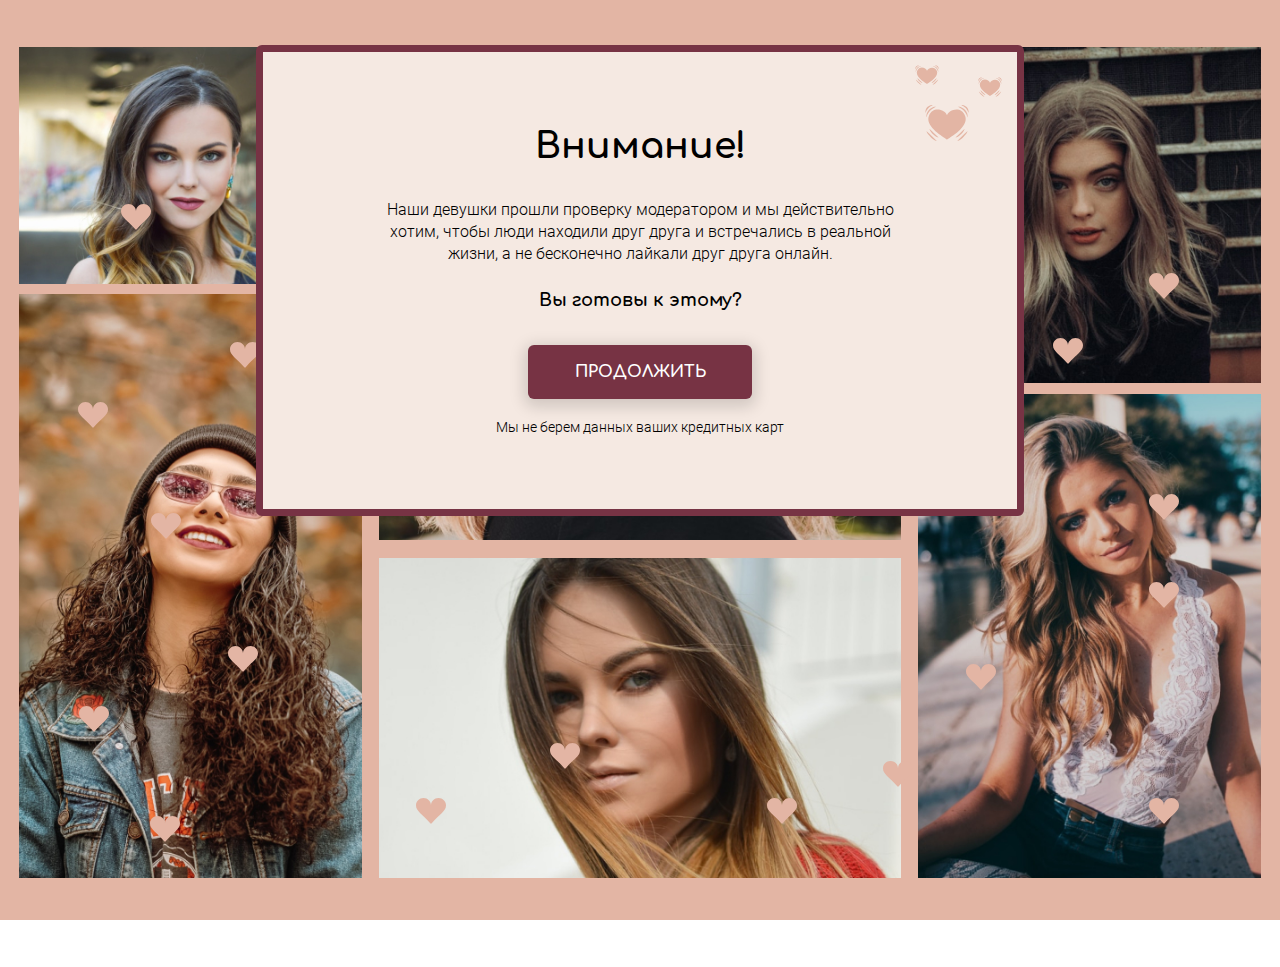
<file: test/index.html>
<!DOCTYPE html>
<html lang="ru">

<head>
    <meta charset="UTF-8">
    <meta http-equiv="X-UA-Compatible" content="IE=edge">
    <meta name="viewport" content="width=device-width, initial-scale=1.0">
    <title>Главная</title>
    <link rel="stylesheet" href="style/style.css">
</head>

<body>
    <main class="body__main main">
        <div class="main__box box">
            <div class="main__carpet carpet">
                <svg class="carpet__heart heart1" width="30" height="27" viewBox="0 0 30 27" fill="none"
                    xmlns="http://www.w3.org/2000/svg">
                    <path
                        d="M7.5 0.875C11.6438 0.875 15 4.16563 15 8.225C15 4.16563 18.3562 0.875 22.5 0.875C26.6438 0.875 30 4.16563 30 8.225C30 14.3431 23.9363 16.5012 15.735 26.24C15.6447 26.347 15.5322 26.4329 15.4052 26.4919C15.2783 26.5509 15.14 26.5814 15 26.5814C14.86 26.5814 14.7217 26.5509 14.5948 26.4919C14.4678 26.4329 14.3553 26.347 14.265 26.24C6.06375 16.5012 0 14.3431 0 8.225C0 4.16563 3.35625 0.875 7.5 0.875Z"
                        fill="#E3B5A4" />
                </svg>
                <svg class="carpet__heart heart2" width="30" height="27" viewBox="0 0 30 27" fill="none"
                    xmlns="http://www.w3.org/2000/svg">
                    <path
                        d="M7.5 0.875C11.6438 0.875 15 4.16563 15 8.225C15 4.16563 18.3562 0.875 22.5 0.875C26.6438 0.875 30 4.16563 30 8.225C30 14.3431 23.9363 16.5012 15.735 26.24C15.6447 26.347 15.5322 26.4329 15.4052 26.4919C15.2783 26.5509 15.14 26.5814 15 26.5814C14.86 26.5814 14.7217 26.5509 14.5948 26.4919C14.4678 26.4329 14.3553 26.347 14.265 26.24C6.06375 16.5012 0 14.3431 0 8.225C0 4.16563 3.35625 0.875 7.5 0.875Z"
                        fill="#E3B5A4" />
                </svg>
                <svg class="carpet__heart heart3" width="30" height="27" viewBox="0 0 30 27" fill="none"
                    xmlns="http://www.w3.org/2000/svg">
                    <path
                        d="M7.5 0.875C11.6438 0.875 15 4.16563 15 8.225C15 4.16563 18.3562 0.875 22.5 0.875C26.6438 0.875 30 4.16563 30 8.225C30 14.3431 23.9363 16.5012 15.735 26.24C15.6447 26.347 15.5322 26.4329 15.4052 26.4919C15.2783 26.5509 15.14 26.5814 15 26.5814C14.86 26.5814 14.7217 26.5509 14.5948 26.4919C14.4678 26.4329 14.3553 26.347 14.265 26.24C6.06375 16.5012 0 14.3431 0 8.225C0 4.16563 3.35625 0.875 7.5 0.875Z"
                        fill="#E3B5A4" />
                </svg>
                <svg class="carpet__heart heart4" width="30" height="27" viewBox="0 0 30 27" fill="none"
                    xmlns="http://www.w3.org/2000/svg">
                    <path
                        d="M7.5 0.875C11.6438 0.875 15 4.16563 15 8.225C15 4.16563 18.3562 0.875 22.5 0.875C26.6438 0.875 30 4.16563 30 8.225C30 14.3431 23.9363 16.5012 15.735 26.24C15.6447 26.347 15.5322 26.4329 15.4052 26.4919C15.2783 26.5509 15.14 26.5814 15 26.5814C14.86 26.5814 14.7217 26.5509 14.5948 26.4919C14.4678 26.4329 14.3553 26.347 14.265 26.24C6.06375 16.5012 0 14.3431 0 8.225C0 4.16563 3.35625 0.875 7.5 0.875Z"
                        fill="#E3B5A4" />
                </svg>
                <svg class="carpet__heart heart5" width="30" height="27" viewBox="0 0 30 27" fill="none"
                    xmlns="http://www.w3.org/2000/svg">
                    <path
                        d="M7.5 0.875C11.6438 0.875 15 4.16563 15 8.225C15 4.16563 18.3562 0.875 22.5 0.875C26.6438 0.875 30 4.16563 30 8.225C30 14.3431 23.9363 16.5012 15.735 26.24C15.6447 26.347 15.5322 26.4329 15.4052 26.4919C15.2783 26.5509 15.14 26.5814 15 26.5814C14.86 26.5814 14.7217 26.5509 14.5948 26.4919C14.4678 26.4329 14.3553 26.347 14.265 26.24C6.06375 16.5012 0 14.3431 0 8.225C0 4.16563 3.35625 0.875 7.5 0.875Z"
                        fill="#E3B5A4" />
                </svg>
                <svg class="carpet__heart heart6" width="30" height="27" viewBox="0 0 30 27" fill="none"
                    xmlns="http://www.w3.org/2000/svg">
                    <path
                        d="M7.5 0.875C11.6438 0.875 15 4.16563 15 8.225C15 4.16563 18.3562 0.875 22.5 0.875C26.6438 0.875 30 4.16563 30 8.225C30 14.3431 23.9363 16.5012 15.735 26.24C15.6447 26.347 15.5322 26.4329 15.4052 26.4919C15.2783 26.5509 15.14 26.5814 15 26.5814C14.86 26.5814 14.7217 26.5509 14.5948 26.4919C14.4678 26.4329 14.3553 26.347 14.265 26.24C6.06375 16.5012 0 14.3431 0 8.225C0 4.16563 3.35625 0.875 7.5 0.875Z"
                        fill="#E3B5A4" />
                </svg>
                <svg class="carpet__heart heart7" width="30" height="27" viewBox="0 0 30 27" fill="none"
                    xmlns="http://www.w3.org/2000/svg">
                    <path
                        d="M7.5 0.875C11.6438 0.875 15 4.16563 15 8.225C15 4.16563 18.3562 0.875 22.5 0.875C26.6438 0.875 30 4.16563 30 8.225C30 14.3431 23.9363 16.5012 15.735 26.24C15.6447 26.347 15.5322 26.4329 15.4052 26.4919C15.2783 26.5509 15.14 26.5814 15 26.5814C14.86 26.5814 14.7217 26.5509 14.5948 26.4919C14.4678 26.4329 14.3553 26.347 14.265 26.24C6.06375 16.5012 0 14.3431 0 8.225C0 4.16563 3.35625 0.875 7.5 0.875Z"
                        fill="#E3B5A4" />
                </svg>
                <svg class="carpet__heart heart8" width="30" height="27" viewBox="0 0 30 27" fill="none"
                    xmlns="http://www.w3.org/2000/svg">
                    <path
                        d="M7.5 0.875C11.6438 0.875 15 4.16563 15 8.225C15 4.16563 18.3562 0.875 22.5 0.875C26.6438 0.875 30 4.16563 30 8.225C30 14.3431 23.9363 16.5012 15.735 26.24C15.6447 26.347 15.5322 26.4329 15.4052 26.4919C15.2783 26.5509 15.14 26.5814 15 26.5814C14.86 26.5814 14.7217 26.5509 14.5948 26.4919C14.4678 26.4329 14.3553 26.347 14.265 26.24C6.06375 16.5012 0 14.3431 0 8.225C0 4.16563 3.35625 0.875 7.5 0.875Z"
                        fill="#E3B5A4" />
                </svg>
                <svg class="carpet__heart heart9" width="30" height="27" viewBox="0 0 30 27" fill="none"
                    xmlns="http://www.w3.org/2000/svg">
                    <path
                        d="M7.5 0.875C11.6438 0.875 15 4.16563 15 8.225C15 4.16563 18.3562 0.875 22.5 0.875C26.6438 0.875 30 4.16563 30 8.225C30 14.3431 23.9363 16.5012 15.735 26.24C15.6447 26.347 15.5322 26.4329 15.4052 26.4919C15.2783 26.5509 15.14 26.5814 15 26.5814C14.86 26.5814 14.7217 26.5509 14.5948 26.4919C14.4678 26.4329 14.3553 26.347 14.265 26.24C6.06375 16.5012 0 14.3431 0 8.225C0 4.16563 3.35625 0.875 7.5 0.875Z"
                        fill="#E3B5A4" />
                </svg>
                <svg class="carpet__heart heart10" width="30" height="27" viewBox="0 0 30 27" fill="none"
                    xmlns="http://www.w3.org/2000/svg">
                    <path
                        d="M7.5 0.875C11.6438 0.875 15 4.16563 15 8.225C15 4.16563 18.3562 0.875 22.5 0.875C26.6438 0.875 30 4.16563 30 8.225C30 14.3431 23.9363 16.5012 15.735 26.24C15.6447 26.347 15.5322 26.4329 15.4052 26.4919C15.2783 26.5509 15.14 26.5814 15 26.5814C14.86 26.5814 14.7217 26.5509 14.5948 26.4919C14.4678 26.4329 14.3553 26.347 14.265 26.24C6.06375 16.5012 0 14.3431 0 8.225C0 4.16563 3.35625 0.875 7.5 0.875Z"
                        fill="#E3B5A4" />
                </svg>
                <svg class="carpet__heart heart11" width="30" height="27" viewBox="0 0 30 27" fill="none"
                    xmlns="http://www.w3.org/2000/svg">
                    <path
                        d="M7.5 0.875C11.6438 0.875 15 4.16563 15 8.225C15 4.16563 18.3562 0.875 22.5 0.875C26.6438 0.875 30 4.16563 30 8.225C30 14.3431 23.9363 16.5012 15.735 26.24C15.6447 26.347 15.5322 26.4329 15.4052 26.4919C15.2783 26.5509 15.14 26.5814 15 26.5814C14.86 26.5814 14.7217 26.5509 14.5948 26.4919C14.4678 26.4329 14.3553 26.347 14.265 26.24C6.06375 16.5012 0 14.3431 0 8.225C0 4.16563 3.35625 0.875 7.5 0.875Z"
                        fill="#E3B5A4" />
                </svg>
                <svg class="carpet__heart heart12" width="30" height="27" viewBox="0 0 30 27" fill="none"
                    xmlns="http://www.w3.org/2000/svg">
                    <path
                        d="M7.5 0.875C11.6438 0.875 15 4.16563 15 8.225C15 4.16563 18.3562 0.875 22.5 0.875C26.6438 0.875 30 4.16563 30 8.225C30 14.3431 23.9363 16.5012 15.735 26.24C15.6447 26.347 15.5322 26.4329 15.4052 26.4919C15.2783 26.5509 15.14 26.5814 15 26.5814C14.86 26.5814 14.7217 26.5509 14.5948 26.4919C14.4678 26.4329 14.3553 26.347 14.265 26.24C6.06375 16.5012 0 14.3431 0 8.225C0 4.16563 3.35625 0.875 7.5 0.875Z"
                        fill="#E3B5A4" />
                </svg>
                <svg class="carpet__heart heart13" width="30" height="27" viewBox="0 0 30 27" fill="none"
                    xmlns="http://www.w3.org/2000/svg">
                    <path
                        d="M7.5 0.875C11.6438 0.875 15 4.16563 15 8.225C15 4.16563 18.3562 0.875 22.5 0.875C26.6438 0.875 30 4.16563 30 8.225C30 14.3431 23.9363 16.5012 15.735 26.24C15.6447 26.347 15.5322 26.4329 15.4052 26.4919C15.2783 26.5509 15.14 26.5814 15 26.5814C14.86 26.5814 14.7217 26.5509 14.5948 26.4919C14.4678 26.4329 14.3553 26.347 14.265 26.24C6.06375 16.5012 0 14.3431 0 8.225C0 4.16563 3.35625 0.875 7.5 0.875Z"
                        fill="#E3B5A4" />
                </svg>
                <svg class="carpet__heart heart14" width="30" height="27" viewBox="0 0 30 27" fill="none"
                    xmlns="http://www.w3.org/2000/svg">
                    <path
                        d="M7.5 0.875C11.6438 0.875 15 4.16563 15 8.225C15 4.16563 18.3562 0.875 22.5 0.875C26.6438 0.875 30 4.16563 30 8.225C30 14.3431 23.9363 16.5012 15.735 26.24C15.6447 26.347 15.5322 26.4329 15.4052 26.4919C15.2783 26.5509 15.14 26.5814 15 26.5814C14.86 26.5814 14.7217 26.5509 14.5948 26.4919C14.4678 26.4329 14.3553 26.347 14.265 26.24C6.06375 16.5012 0 14.3431 0 8.225C0 4.16563 3.35625 0.875 7.5 0.875Z"
                        fill="#E3B5A4" />
                </svg>
                <svg class="carpet__heart heart15" width="30" height="27" viewBox="0 0 30 27" fill="none"
                    xmlns="http://www.w3.org/2000/svg">
                    <path
                        d="M7.5 0.875C11.6438 0.875 15 4.16563 15 8.225C15 4.16563 18.3562 0.875 22.5 0.875C26.6438 0.875 30 4.16563 30 8.225C30 14.3431 23.9363 16.5012 15.735 26.24C15.6447 26.347 15.5322 26.4329 15.4052 26.4919C15.2783 26.5509 15.14 26.5814 15 26.5814C14.86 26.5814 14.7217 26.5509 14.5948 26.4919C14.4678 26.4329 14.3553 26.347 14.265 26.24C6.06375 16.5012 0 14.3431 0 8.225C0 4.16563 3.35625 0.875 7.5 0.875Z"
                        fill="#E3B5A4" />
                </svg>
                <svg class="carpet__heart heart16" width="30" height="27" viewBox="0 0 30 27" fill="none"
                    xmlns="http://www.w3.org/2000/svg">
                    <path
                        d="M7.5 0.875C11.6438 0.875 15 4.16563 15 8.225C15 4.16563 18.3562 0.875 22.5 0.875C26.6438 0.875 30 4.16563 30 8.225C30 14.3431 23.9363 16.5012 15.735 26.24C15.6447 26.347 15.5322 26.4329 15.4052 26.4919C15.2783 26.5509 15.14 26.5814 15 26.5814C14.86 26.5814 14.7217 26.5509 14.5948 26.4919C14.4678 26.4329 14.3553 26.347 14.265 26.24C6.06375 16.5012 0 14.3431 0 8.225C0 4.16563 3.35625 0.875 7.5 0.875Z"
                        fill="#E3B5A4" />
                </svg>
                <svg class="carpet__heart heart17" width="30" height="27" viewBox="0 0 30 27" fill="none"
                    xmlns="http://www.w3.org/2000/svg">
                    <path
                        d="M7.5 0.875C11.6438 0.875 15 4.16563 15 8.225C15 4.16563 18.3562 0.875 22.5 0.875C26.6438 0.875 30 4.16563 30 8.225C30 14.3431 23.9363 16.5012 15.735 26.24C15.6447 26.347 15.5322 26.4329 15.4052 26.4919C15.2783 26.5509 15.14 26.5814 15 26.5814C14.86 26.5814 14.7217 26.5509 14.5948 26.4919C14.4678 26.4329 14.3553 26.347 14.265 26.24C6.06375 16.5012 0 14.3431 0 8.225C0 4.16563 3.35625 0.875 7.5 0.875Z"
                        fill="#E3B5A4" />
                </svg>
                <svg class="carpet__heart heart18" width="30" height="27" viewBox="0 0 30 27" fill="none"
                    xmlns="http://www.w3.org/2000/svg">
                    <path
                        d="M7.5 0.875C11.6438 0.875 15 4.16563 15 8.225C15 4.16563 18.3562 0.875 22.5 0.875C26.6438 0.875 30 4.16563 30 8.225C30 14.3431 23.9363 16.5012 15.735 26.24C15.6447 26.347 15.5322 26.4329 15.4052 26.4919C15.2783 26.5509 15.14 26.5814 15 26.5814C14.86 26.5814 14.7217 26.5509 14.5948 26.4919C14.4678 26.4329 14.3553 26.347 14.265 26.24C6.06375 16.5012 0 14.3431 0 8.225C0 4.16563 3.35625 0.875 7.5 0.875Z"
                        fill="#E3B5A4" />
                </svg>
                <svg class="carpet__heart heart19" width="30" height="27" viewBox="0 0 30 27" fill="none"
                    xmlns="http://www.w3.org/2000/svg">
                    <path
                        d="M7.5 0.875C11.6438 0.875 15 4.16563 15 8.225C15 4.16563 18.3562 0.875 22.5 0.875C26.6438 0.875 30 4.16563 30 8.225C30 14.3431 23.9363 16.5012 15.735 26.24C15.6447 26.347 15.5322 26.4329 15.4052 26.4919C15.2783 26.5509 15.14 26.5814 15 26.5814C14.86 26.5814 14.7217 26.5509 14.5948 26.4919C14.4678 26.4329 14.3553 26.347 14.265 26.24C6.06375 16.5012 0 14.3431 0 8.225C0 4.16563 3.35625 0.875 7.5 0.875Z"
                        fill="#E3B5A4" />
                </svg>
                <svg class="carpet__heart heart20" width="30" height="27" viewBox="0 0 30 27" fill="none"
                    xmlns="http://www.w3.org/2000/svg">
                    <path
                        d="M7.5 0.875C11.6438 0.875 15 4.16563 15 8.225C15 4.16563 18.3562 0.875 22.5 0.875C26.6438 0.875 30 4.16563 30 8.225C30 14.3431 23.9363 16.5012 15.735 26.24C15.6447 26.347 15.5322 26.4329 15.4052 26.4919C15.2783 26.5509 15.14 26.5814 15 26.5814C14.86 26.5814 14.7217 26.5509 14.5948 26.4919C14.4678 26.4329 14.3553 26.347 14.265 26.24C6.06375 16.5012 0 14.3431 0 8.225C0 4.16563 3.35625 0.875 7.5 0.875Z"
                        fill="#E3B5A4" />
                </svg>
            </div>

            <div class="box__column column1">

                <div class="box__column-img-wrapper">
                    <img src="img/first-top.jpg" alt="photo" class="box__column-img img-one">
                </div>
                <div class="box__column-img-wrapper">
                    <img src="img/first-bottom.jpg" alt="photo" class="box__column-img img-two">
                </div>
            </div>

            <div class="box__column column2">
                <div class="box__column-img-wrapper">
                    <img src="img/second-top.jpg" alt="photo" class="box__column-img img-three">
                </div>
                <div class="box__column-img-wrapper">

                    <img src="img/second-bottom.jpg" alt="photo" class="box__column-img img-four">
                </div>
            </div>

            <div class="box__column column3">
                <div class="box__column-img-wrapper">
                    <img src="img/third-top.jpg" alt="photo" class="box__column-img img-five">
                </div>
                <div class="box__column-img-wrapper">
                    <img src="img/third-bottom.jpg" alt="photo" class="box__column-img img-six">
                </div>
            </div>

            <div class="box__column column1-small">
                <div class="box__column-img-wrapper">
                    <img src="img/first-top.jpg" alt="photo" class="box__column-img img-one">
                </div>
                <div class="box__column-img-wrapper">
                    <img src="img/second-top.jpg" alt="photo" class="box__column-img img-three">
                </div>
                <div class="box__column-img-wrapper">
                    <img src="img/third-bottom.jpg" alt="photo" class="box__column-img img-six">
                </div>
            </div>

            <div class="box__column column2-small">
                <div class="box__column-img-wrapper">
                    <img src="img/third-top.jpg" alt="photo" class="box__column-img img-five">
                </div>
                <div class="box__column-img-wrapper">
                    <img src="img/first-bottom.jpg" alt="photo" class="box__column-img img-two">
                </div>
                <div class="box__column-img-wrapper">
                    <img src="img/second-bottom.jpg" alt="photo" class="box__column-img img-four">
                </div>
            </div>

            <div class="main__interaction-field interaction-field">
                <div class="innteraction-field__heart-box heart-box">
                    <svg class="heart-box__beating-heart beating-heart1" width="44" height="38" viewBox="0 0 44 38"
                        fill="none" xmlns="http://www.w3.org/2000/svg">
                        <path
                            d="M40.1125 11.8844C36.1593 1.24687 23.2218 5.99062 22 11.3094C20.3468 5.63124 7.76872 1.39062 3.88748 11.8844C-0.425025 23.5281 20.4906 33.95 22 35.675C23.5093 34.3094 44.425 23.3125 40.1125 11.8844Z"
                            fill="#E3B5A4" />
                        <path
                            d="M42.125 9.29687C41.6937 7.93125 40.975 6.70937 39.9687 5.70312C39.0343 4.69687 37.8125 3.90625 36.5906 3.40312C35.9437 3.11562 35.2968 2.97187 34.65 2.82812C34.2906 2.75625 34.0031 2.75625 33.6437 2.68437H32.6375L33.5 3.11562L34.3625 3.54687C34.9375 3.83437 35.5125 4.12187 36.0156 4.48125C37.0937 5.12812 38.0281 5.91875 38.8906 6.78125C39.7531 7.64375 40.4 8.65 41.0468 9.8C41.3343 10.375 41.6218 10.95 41.8375 11.525C41.9812 11.8125 42.0531 12.1719 42.1968 12.4594L42.5562 13.3937C42.6281 13.0344 42.6281 12.675 42.6281 12.3875C42.6281 12.0281 42.6281 11.6687 42.5562 11.3812C42.4843 10.6625 42.3406 9.94375 42.125 9.29687Z"
                            fill="#E3B5A4" />
                        <path
                            d="M43.5626 7.35625C43.4907 6.85313 43.4188 6.35 43.2751 5.84687C42.9876 4.84062 42.4126 3.90625 41.6938 3.11562C40.9751 2.325 40.1126 1.75 39.1782 1.4625C38.6751 1.31875 38.2438 1.175 37.7407 1.10312C37.5251 1.10312 37.2376 1.03125 37.022 1.03125C36.8063 1.03125 36.5188 1.03125 36.3032 1.10312C36.5188 1.24687 36.7345 1.31875 36.9501 1.4625C37.0938 1.53437 37.3095 1.67813 37.5251 1.75C37.9563 1.96562 38.3157 2.18125 38.6751 2.46875C39.3938 2.97187 40.1126 3.54688 40.6876 4.12188C41.2626 4.76875 41.7657 5.4875 42.2688 6.27813C42.4845 6.6375 42.7001 7.06875 42.9157 7.5C42.9876 7.71562 43.1313 7.93125 43.2032 8.14687C43.2751 8.3625 43.4188 8.57812 43.4907 8.86562C43.5626 8.57812 43.5626 8.3625 43.5626 8.075V7.35625Z"
                            fill="#E3B5A4" />
                        <path
                            d="M2.09058 11.525C2.3062 10.95 2.5937 10.3031 2.8812 9.8C3.4562 8.65 4.17495 7.64375 5.03745 6.78125C5.89995 5.91875 6.83433 5.12812 7.91245 4.48125C8.41558 4.12187 8.99058 3.83437 9.56558 3.54687L10.4281 3.11562L11.2906 2.68437H10.2843C9.92495 2.68437 9.63745 2.75625 9.27808 2.82812C8.6312 2.97187 7.98433 3.11562 7.33745 3.40312C6.11558 3.90625 4.96558 4.69687 4.0312 5.70312C3.09683 6.70937 2.3062 7.93125 1.87495 9.29687C1.65933 9.94375 1.51558 10.6625 1.4437 11.3094C1.37183 11.6687 1.37183 12.0281 1.37183 12.3156C1.37183 12.675 1.37183 13.0344 1.4437 13.3219L1.80308 12.3875C1.87495 12.1 1.94683 11.8125 2.09058 11.525Z"
                            fill="#E3B5A4" />
                        <path
                            d="M3.3125 4.19375C3.8875 3.54687 4.60625 2.97187 5.325 2.46875C5.68438 2.25312 6.11563 1.96562 6.475 1.75C6.69063 1.60625 6.90625 1.53437 7.12188 1.39062C7.3375 1.24687 7.55313 1.175 7.76875 1.03125C7.55313 1.03125 7.26563 0.959373 7.05 0.959373C6.83438 0.959373 6.54688 0.959373 6.33125 1.03125C5.82813 1.10312 5.39688 1.24687 4.89375 1.39062C3.8875 1.82187 3.025 2.39687 2.30625 3.11562C1.5875 3.90625 1.0125 4.84062 0.725 5.84687C0.58125 6.35 0.509375 6.85312 0.4375 7.35625V8.14687C0.4375 8.43437 0.4375 8.65 0.509375 8.9375C0.58125 8.72187 0.725 8.50625 0.796875 8.21875C0.940625 7.93125 1.0125 7.71562 1.15625 7.5C1.37188 7.06875 1.5875 6.6375 1.80313 6.27812C2.23438 5.4875 2.7375 4.76875 3.3125 4.19375Z"
                            fill="#E3B5A4" />
                        <path
                            d="M4.6063 25.1094L4.53442 25.2531C4.8938 26.3313 5.4688 27.1937 6.0438 28.0562C6.6188 28.9187 7.33755 29.6375 8.0563 30.2844C8.77505 30.9312 9.56567 31.5781 10.4282 32.1531C11.2907 32.7281 12.225 33.1594 13.3032 33.4469L13.375 33.3031C11.9375 31.8656 10.5 30.5 9.06255 29.1344C7.55317 27.8406 6.11567 26.4031 4.6063 25.1094Z"
                            fill="#E3B5A4" />
                        <path
                            d="M1.5875 27.2656L1.51562 27.4094C2.01875 28.6313 2.66562 29.6375 3.38437 30.5719C4.10312 31.5062 4.89375 32.3688 5.75625 33.1594C6.61875 33.95 7.48125 34.6687 8.4875 35.3875C9.49375 36.0344 10.5 36.6812 11.7219 37.0406L11.7937 36.8969C10.1406 35.2438 8.41563 33.6625 6.7625 32.0094C5.0375 30.4281 3.3125 28.775 1.5875 27.2656Z"
                            fill="#E3B5A4" />
                        <path
                            d="M36.0155 30.2844C36.7343 29.5656 37.453 28.8469 38.028 28.0562C38.603 27.2656 39.178 26.3313 39.5374 25.2531L39.4655 25.1094C37.9562 26.4031 36.5187 27.8406 35.0093 29.1344C33.5718 30.5 32.1343 31.8656 30.6968 33.3031L30.7687 33.4469C31.8468 33.1594 32.7812 32.6562 33.6437 32.1531C34.5062 31.5781 35.2249 30.9312 36.0155 30.2844Z"
                            fill="#E3B5A4" />
                        <path
                            d="M37.2375 32.0094C35.5844 33.6625 33.8594 35.2438 32.2063 36.8969L32.2782 37.0406C33.5 36.6094 34.5063 36.0344 35.5125 35.3875C36.5188 34.7406 37.3813 34.0219 38.2438 33.1594C39.1063 32.3688 39.8969 31.5062 40.6157 30.5719C41.3344 29.6375 41.9813 28.6313 42.4844 27.4094L42.4125 27.2656C40.6875 28.775 38.9625 30.4281 37.2375 32.0094Z"
                            fill="#E3B5A4" />
                    </svg>
                    <svg class="heart-box__beating-heart beating-heart2" width="44" height="38" viewBox="0 0 44 38" fill="none" xmlns="http://www.w3.org/2000/svg">
                        <path
                            d="M40.1125 11.8844C36.1593 1.24687 23.2218 5.99062 22 11.3094C20.3468 5.63124 7.76872 1.39062 3.88748 11.8844C-0.425025 23.5281 20.4906 33.95 22 35.675C23.5093 34.3094 44.425 23.3125 40.1125 11.8844Z"
                            fill="#E3B5A4" />
                        <path
                            d="M42.125 9.29687C41.6937 7.93125 40.975 6.70937 39.9687 5.70312C39.0343 4.69687 37.8125 3.90625 36.5906 3.40312C35.9437 3.11562 35.2968 2.97187 34.65 2.82812C34.2906 2.75625 34.0031 2.75625 33.6437 2.68437H32.6375L33.5 3.11562L34.3625 3.54687C34.9375 3.83437 35.5125 4.12187 36.0156 4.48125C37.0937 5.12812 38.0281 5.91875 38.8906 6.78125C39.7531 7.64375 40.4 8.65 41.0468 9.8C41.3343 10.375 41.6218 10.95 41.8375 11.525C41.9812 11.8125 42.0531 12.1719 42.1968 12.4594L42.5562 13.3937C42.6281 13.0344 42.6281 12.675 42.6281 12.3875C42.6281 12.0281 42.6281 11.6687 42.5562 11.3812C42.4843 10.6625 42.3406 9.94375 42.125 9.29687Z"
                            fill="#E3B5A4" />
                        <path
                            d="M43.5626 7.35625C43.4907 6.85313 43.4188 6.35 43.2751 5.84687C42.9876 4.84062 42.4126 3.90625 41.6938 3.11562C40.9751 2.325 40.1126 1.75 39.1782 1.4625C38.6751 1.31875 38.2438 1.175 37.7407 1.10312C37.5251 1.10312 37.2376 1.03125 37.022 1.03125C36.8063 1.03125 36.5188 1.03125 36.3032 1.10312C36.5188 1.24687 36.7345 1.31875 36.9501 1.4625C37.0938 1.53437 37.3095 1.67813 37.5251 1.75C37.9563 1.96562 38.3157 2.18125 38.6751 2.46875C39.3938 2.97187 40.1126 3.54688 40.6876 4.12188C41.2626 4.76875 41.7657 5.4875 42.2688 6.27813C42.4845 6.6375 42.7001 7.06875 42.9157 7.5C42.9876 7.71562 43.1313 7.93125 43.2032 8.14687C43.2751 8.3625 43.4188 8.57812 43.4907 8.86562C43.5626 8.57812 43.5626 8.3625 43.5626 8.075V7.35625Z"
                            fill="#E3B5A4" />
                        <path
                            d="M2.09058 11.525C2.3062 10.95 2.5937 10.3031 2.8812 9.8C3.4562 8.65 4.17495 7.64375 5.03745 6.78125C5.89995 5.91875 6.83433 5.12812 7.91245 4.48125C8.41558 4.12187 8.99058 3.83437 9.56558 3.54687L10.4281 3.11562L11.2906 2.68437H10.2843C9.92495 2.68437 9.63745 2.75625 9.27808 2.82812C8.6312 2.97187 7.98433 3.11562 7.33745 3.40312C6.11558 3.90625 4.96558 4.69687 4.0312 5.70312C3.09683 6.70937 2.3062 7.93125 1.87495 9.29687C1.65933 9.94375 1.51558 10.6625 1.4437 11.3094C1.37183 11.6687 1.37183 12.0281 1.37183 12.3156C1.37183 12.675 1.37183 13.0344 1.4437 13.3219L1.80308 12.3875C1.87495 12.1 1.94683 11.8125 2.09058 11.525Z"
                            fill="#E3B5A4" />
                        <path
                            d="M3.3125 4.19375C3.8875 3.54687 4.60625 2.97187 5.325 2.46875C5.68438 2.25312 6.11563 1.96562 6.475 1.75C6.69063 1.60625 6.90625 1.53437 7.12188 1.39062C7.3375 1.24687 7.55313 1.175 7.76875 1.03125C7.55313 1.03125 7.26563 0.959373 7.05 0.959373C6.83438 0.959373 6.54688 0.959373 6.33125 1.03125C5.82813 1.10312 5.39688 1.24687 4.89375 1.39062C3.8875 1.82187 3.025 2.39687 2.30625 3.11562C1.5875 3.90625 1.0125 4.84062 0.725 5.84687C0.58125 6.35 0.509375 6.85312 0.4375 7.35625V8.14687C0.4375 8.43437 0.4375 8.65 0.509375 8.9375C0.58125 8.72187 0.725 8.50625 0.796875 8.21875C0.940625 7.93125 1.0125 7.71562 1.15625 7.5C1.37188 7.06875 1.5875 6.6375 1.80313 6.27812C2.23438 5.4875 2.7375 4.76875 3.3125 4.19375Z"
                            fill="#E3B5A4" />
                        <path
                            d="M4.6063 25.1094L4.53442 25.2531C4.8938 26.3313 5.4688 27.1937 6.0438 28.0562C6.6188 28.9187 7.33755 29.6375 8.0563 30.2844C8.77505 30.9312 9.56567 31.5781 10.4282 32.1531C11.2907 32.7281 12.225 33.1594 13.3032 33.4469L13.375 33.3031C11.9375 31.8656 10.5 30.5 9.06255 29.1344C7.55317 27.8406 6.11567 26.4031 4.6063 25.1094Z"
                            fill="#E3B5A4" />
                        <path
                            d="M1.5875 27.2656L1.51562 27.4094C2.01875 28.6313 2.66562 29.6375 3.38437 30.5719C4.10312 31.5062 4.89375 32.3688 5.75625 33.1594C6.61875 33.95 7.48125 34.6687 8.4875 35.3875C9.49375 36.0344 10.5 36.6812 11.7219 37.0406L11.7937 36.8969C10.1406 35.2438 8.41563 33.6625 6.7625 32.0094C5.0375 30.4281 3.3125 28.775 1.5875 27.2656Z"
                            fill="#E3B5A4" />
                        <path
                            d="M36.0155 30.2844C36.7343 29.5656 37.453 28.8469 38.028 28.0562C38.603 27.2656 39.178 26.3313 39.5374 25.2531L39.4655 25.1094C37.9562 26.4031 36.5187 27.8406 35.0093 29.1344C33.5718 30.5 32.1343 31.8656 30.6968 33.3031L30.7687 33.4469C31.8468 33.1594 32.7812 32.6562 33.6437 32.1531C34.5062 31.5781 35.2249 30.9312 36.0155 30.2844Z"
                            fill="#E3B5A4" />
                        <path
                            d="M37.2375 32.0094C35.5844 33.6625 33.8594 35.2438 32.2063 36.8969L32.2782 37.0406C33.5 36.6094 34.5063 36.0344 35.5125 35.3875C36.5188 34.7406 37.3813 34.0219 38.2438 33.1594C39.1063 32.3688 39.8969 31.5062 40.6157 30.5719C41.3344 29.6375 41.9813 28.6313 42.4844 27.4094L42.4125 27.2656C40.6875 28.775 38.9625 30.4281 37.2375 32.0094Z"
                            fill="#E3B5A4" />
                    </svg>
                    <svg class="heart-box__beating-heart beating-heart3" width="44" height="38" viewBox="0 0 44 38" fill="none" xmlns="http://www.w3.org/2000/svg">
                        <path
                            d="M40.1125 11.8844C36.1593 1.24687 23.2218 5.99062 22 11.3094C20.3468 5.63124 7.76872 1.39062 3.88748 11.8844C-0.425025 23.5281 20.4906 33.95 22 35.675C23.5093 34.3094 44.425 23.3125 40.1125 11.8844Z"
                            fill="#E3B5A4" />
                        <path
                            d="M42.125 9.29687C41.6937 7.93125 40.975 6.70937 39.9687 5.70312C39.0343 4.69687 37.8125 3.90625 36.5906 3.40312C35.9437 3.11562 35.2968 2.97187 34.65 2.82812C34.2906 2.75625 34.0031 2.75625 33.6437 2.68437H32.6375L33.5 3.11562L34.3625 3.54687C34.9375 3.83437 35.5125 4.12187 36.0156 4.48125C37.0937 5.12812 38.0281 5.91875 38.8906 6.78125C39.7531 7.64375 40.4 8.65 41.0468 9.8C41.3343 10.375 41.6218 10.95 41.8375 11.525C41.9812 11.8125 42.0531 12.1719 42.1968 12.4594L42.5562 13.3937C42.6281 13.0344 42.6281 12.675 42.6281 12.3875C42.6281 12.0281 42.6281 11.6687 42.5562 11.3812C42.4843 10.6625 42.3406 9.94375 42.125 9.29687Z"
                            fill="#E3B5A4" />
                        <path
                            d="M43.5626 7.35625C43.4907 6.85313 43.4188 6.35 43.2751 5.84687C42.9876 4.84062 42.4126 3.90625 41.6938 3.11562C40.9751 2.325 40.1126 1.75 39.1782 1.4625C38.6751 1.31875 38.2438 1.175 37.7407 1.10312C37.5251 1.10312 37.2376 1.03125 37.022 1.03125C36.8063 1.03125 36.5188 1.03125 36.3032 1.10312C36.5188 1.24687 36.7345 1.31875 36.9501 1.4625C37.0938 1.53437 37.3095 1.67813 37.5251 1.75C37.9563 1.96562 38.3157 2.18125 38.6751 2.46875C39.3938 2.97187 40.1126 3.54688 40.6876 4.12188C41.2626 4.76875 41.7657 5.4875 42.2688 6.27813C42.4845 6.6375 42.7001 7.06875 42.9157 7.5C42.9876 7.71562 43.1313 7.93125 43.2032 8.14687C43.2751 8.3625 43.4188 8.57812 43.4907 8.86562C43.5626 8.57812 43.5626 8.3625 43.5626 8.075V7.35625Z"
                            fill="#E3B5A4" />
                        <path
                            d="M2.09058 11.525C2.3062 10.95 2.5937 10.3031 2.8812 9.8C3.4562 8.65 4.17495 7.64375 5.03745 6.78125C5.89995 5.91875 6.83433 5.12812 7.91245 4.48125C8.41558 4.12187 8.99058 3.83437 9.56558 3.54687L10.4281 3.11562L11.2906 2.68437H10.2843C9.92495 2.68437 9.63745 2.75625 9.27808 2.82812C8.6312 2.97187 7.98433 3.11562 7.33745 3.40312C6.11558 3.90625 4.96558 4.69687 4.0312 5.70312C3.09683 6.70937 2.3062 7.93125 1.87495 9.29687C1.65933 9.94375 1.51558 10.6625 1.4437 11.3094C1.37183 11.6687 1.37183 12.0281 1.37183 12.3156C1.37183 12.675 1.37183 13.0344 1.4437 13.3219L1.80308 12.3875C1.87495 12.1 1.94683 11.8125 2.09058 11.525Z"
                            fill="#E3B5A4" />
                        <path
                            d="M3.3125 4.19375C3.8875 3.54687 4.60625 2.97187 5.325 2.46875C5.68438 2.25312 6.11563 1.96562 6.475 1.75C6.69063 1.60625 6.90625 1.53437 7.12188 1.39062C7.3375 1.24687 7.55313 1.175 7.76875 1.03125C7.55313 1.03125 7.26563 0.959373 7.05 0.959373C6.83438 0.959373 6.54688 0.959373 6.33125 1.03125C5.82813 1.10312 5.39688 1.24687 4.89375 1.39062C3.8875 1.82187 3.025 2.39687 2.30625 3.11562C1.5875 3.90625 1.0125 4.84062 0.725 5.84687C0.58125 6.35 0.509375 6.85312 0.4375 7.35625V8.14687C0.4375 8.43437 0.4375 8.65 0.509375 8.9375C0.58125 8.72187 0.725 8.50625 0.796875 8.21875C0.940625 7.93125 1.0125 7.71562 1.15625 7.5C1.37188 7.06875 1.5875 6.6375 1.80313 6.27812C2.23438 5.4875 2.7375 4.76875 3.3125 4.19375Z"
                            fill="#E3B5A4" />
                        <path
                            d="M4.6063 25.1094L4.53442 25.2531C4.8938 26.3313 5.4688 27.1937 6.0438 28.0562C6.6188 28.9187 7.33755 29.6375 8.0563 30.2844C8.77505 30.9312 9.56567 31.5781 10.4282 32.1531C11.2907 32.7281 12.225 33.1594 13.3032 33.4469L13.375 33.3031C11.9375 31.8656 10.5 30.5 9.06255 29.1344C7.55317 27.8406 6.11567 26.4031 4.6063 25.1094Z"
                            fill="#E3B5A4" />
                        <path
                            d="M1.5875 27.2656L1.51562 27.4094C2.01875 28.6313 2.66562 29.6375 3.38437 30.5719C4.10312 31.5062 4.89375 32.3688 5.75625 33.1594C6.61875 33.95 7.48125 34.6687 8.4875 35.3875C9.49375 36.0344 10.5 36.6812 11.7219 37.0406L11.7937 36.8969C10.1406 35.2438 8.41563 33.6625 6.7625 32.0094C5.0375 30.4281 3.3125 28.775 1.5875 27.2656Z"
                            fill="#E3B5A4" />
                        <path
                            d="M36.0155 30.2844C36.7343 29.5656 37.453 28.8469 38.028 28.0562C38.603 27.2656 39.178 26.3313 39.5374 25.2531L39.4655 25.1094C37.9562 26.4031 36.5187 27.8406 35.0093 29.1344C33.5718 30.5 32.1343 31.8656 30.6968 33.3031L30.7687 33.4469C31.8468 33.1594 32.7812 32.6562 33.6437 32.1531C34.5062 31.5781 35.2249 30.9312 36.0155 30.2844Z"
                            fill="#E3B5A4" />
                        <path
                            d="M37.2375 32.0094C35.5844 33.6625 33.8594 35.2438 32.2063 36.8969L32.2782 37.0406C33.5 36.6094 34.5063 36.0344 35.5125 35.3875C36.5188 34.7406 37.3813 34.0219 38.2438 33.1594C39.1063 32.3688 39.8969 31.5062 40.6157 30.5719C41.3344 29.6375 41.9813 28.6313 42.4844 27.4094L42.4125 27.2656C40.6875 28.775 38.9625 30.4281 37.2375 32.0094Z"
                            fill="#E3B5A4" />
                    </svg>
                </div>

                <div class="interaction-field__wrapper-first show">
                    <h2 class="interaction-field__heading">
                        Внимание!
                    </h2>
                    <p class="interaction-field__text">
                        Наши девушки прошли проверку модератором и мы действительно хотим, чтобы люди находили друг друга и
                        встречались в реальной жизни, а не бесконечно лайкали друг друга онлайн.
                    </p>
                    <div class="interaction-field__descr">
                        Вы готовы к этому?
                    </div>
                    <button class="interaction-field__button interaction-field__button--first button">
                        ПРОДОЛЖИТЬ
                    </button>
                    <span class="interaction-field__caption">
                        Мы не берем данных ваших кредитных карт
                    </span>
                </div>      
                <div class="interaction-field__wrapper-second">
                    <h2 class="interaction-field__heading">
                        Шаг 1
                    </h2>
                    <p class="interaction-field__text">
                        Мы должны быть уверены, что вы ищите серьезные отношения.
                    </p>                   
                    <button class="interaction-field__button interaction-field__button--second button">
                        ПРОДОЛЖИТЬ
                    </button>
                </div>     
                <div class="interaction-field__wrapper-third">
                    <h2 class="interaction-field__heading">
                        Шаг 2
                    </h2>
                    <p class="interaction-field__text">
                        Вы действительно готовы к реальным знакомствам?
                    </p> 
                    <div class="interaction-field__button-wrapper">
                        <button class="interaction-field__button interaction-field__button--third-left button">
                            ДА
                        </button>
                        <button class="interaction-field__button interaction-field__button--third-right button">
                            НЕТ
                        </button>
                    </div>                    
                </div>  
                <div class="interaction-field__wrapper-fourth">
                    <h2 class="interaction-field__heading">
                        Шаг 3
                    </h2>
                    <p class="interaction-field__text interaction-field__text--fourth">
                        Вы не будете оскорблять или писать негативного девушкам, членам нашего клуба, вы согласны?
                    </p> 
                    <div class="interaction-field__button-wrapper">
                        <button class="interaction-field__button interaction-field__button--fourth-left button">
                            ДА
                        </button>
                        <button class="interaction-field__button interaction-field__button--fourth-right button">
                            НЕТ
                        </button>
                    </div>                    
                </div> 
                <div class="interaction-field__wrapper-fifth">
                    <h2 class="interaction-field__heading">
                        Шаг 4
                    </h2>
                    <p class="interaction-field__text interaction-field__text--fourth">
                        Вы несете ответсвенность за информацию, которую размещаете на нашем сайте?
                    </p> 
                    <div class="interaction-field__button-wrapper">
                        <button class="interaction-field__button interaction-field__button--fifth-left button">
                            ДА
                        </button>
                        <button class="interaction-field__button interaction-field__button--fifth-right button">
                            НЕТ
                        </button>
                    </div>                    
                </div>   
                <div class="interaction-field__wrapper-sixth">
                    <h2 class="interaction-field__heading">
                        Поздравляем! 
                    </h2>
                    <h3 class="interactin-field__heading-caption">
                        Вы имеете право на наш сайт!
                    </h3>
                    <p class="interaction-field__text interaction-field__text--sixth">
                        Мы тщательно подходим к подбору девушек и все они проверены нашим модератором 
                    </p>
                    <div class="interaction-field__red-line"></div>
                    <p class="interaction-field__text interaction-field__text--sixth">
                        Наш сервис абсолютно бесплатен для вас, мы не берем данных ваших кредитных карт и не устраиваем простой флирт на камеру 
                    </p>
                    <div class="interaction-field__red-line"></div>
                    <p class="interaction-field__text interaction-field__text--sixth-two">
                        Мы даем личные контакты девушек, которые активно ищут мужчину, чтобы вам было удобнее связаться друг другом, а ваша переписка была действительно тайна без третьих лиц 
                    </p>
                    <div class="interaction-field__red-line"></div>
                    <span class="interaction-field__descr-of-text">Мы против каких либо оскорблений, унижений и угроз</span>
                    <div class="interaction-field__descr">
                        Вы согласны с этим?
                    </div>
                    <button class="interaction-field__button interaction-field__button--sixth button">
                        Я СОГЛАСЕН
                    </button>            
                </div> 
                <form action="" class="interaction-field__form form">
                    <h2 class="form__heading">
                        Заполните форму:
                    </h2>
                    <input type="text" id="name" class="form__name form__input" placeholder="Введите имя" required>
                    <input type="email" id="mail" class="form__email form__input" placeholder="E-mail" required>
                    <input type="number" id="age" class="form__self-age form__input" placeholder="Введите возраст" required>
                    <select class="form__girls-age-list form__input"  required>
                        <option class="form__girls-age-item" disabled selected value=''>Какого возраста хотите найти девушку?</option>
                        <option value="20-30" class="form__girls-age-item">20-30</option>
                        <option value="30-40" class="form__girls-age-item">30-40</option>
                        <option value="40-50" class="form__girls-age-item">40-50</option>
                    </select>
                    <button class="form__button button">ПОДПИСАТЬСЯ</button>
                    <label class="form__checkbox-custom first-checkbox">
                        <input type="checkbox" id="first-checkbox" class="form__checkbox-hidden" checked required>
                        <span class="form__checkbox-visible"></span>
                       <p class="form__checkbox-text">
                        При нажатии на кнопку вы соглашаетесь с условиями&nbsp<a href="#" class="form__checkbox-link">Политики конфиденциальности</a>
                       </p>  
                    </label>
                    <label class="form__checkbox-custom second-checkbox">
                        <input type="checkbox" id="second-checkbox" class="form__checkbox-hidden" checked required>
                        <span class="form__checkbox-visible"></span>
                       <p class="form__checkbox-text">
                        Я согласен получать уведомления и предложения
                       </p>  
                    </label>
                    <p class="form__button-caption">
                        При нажатии на кнопку вы соглашаетесь с условиями
                    </p>
                </form>
                
            </div>
    </main>

    <script src="js/script.js"></script>

</body>

</html>
</file>
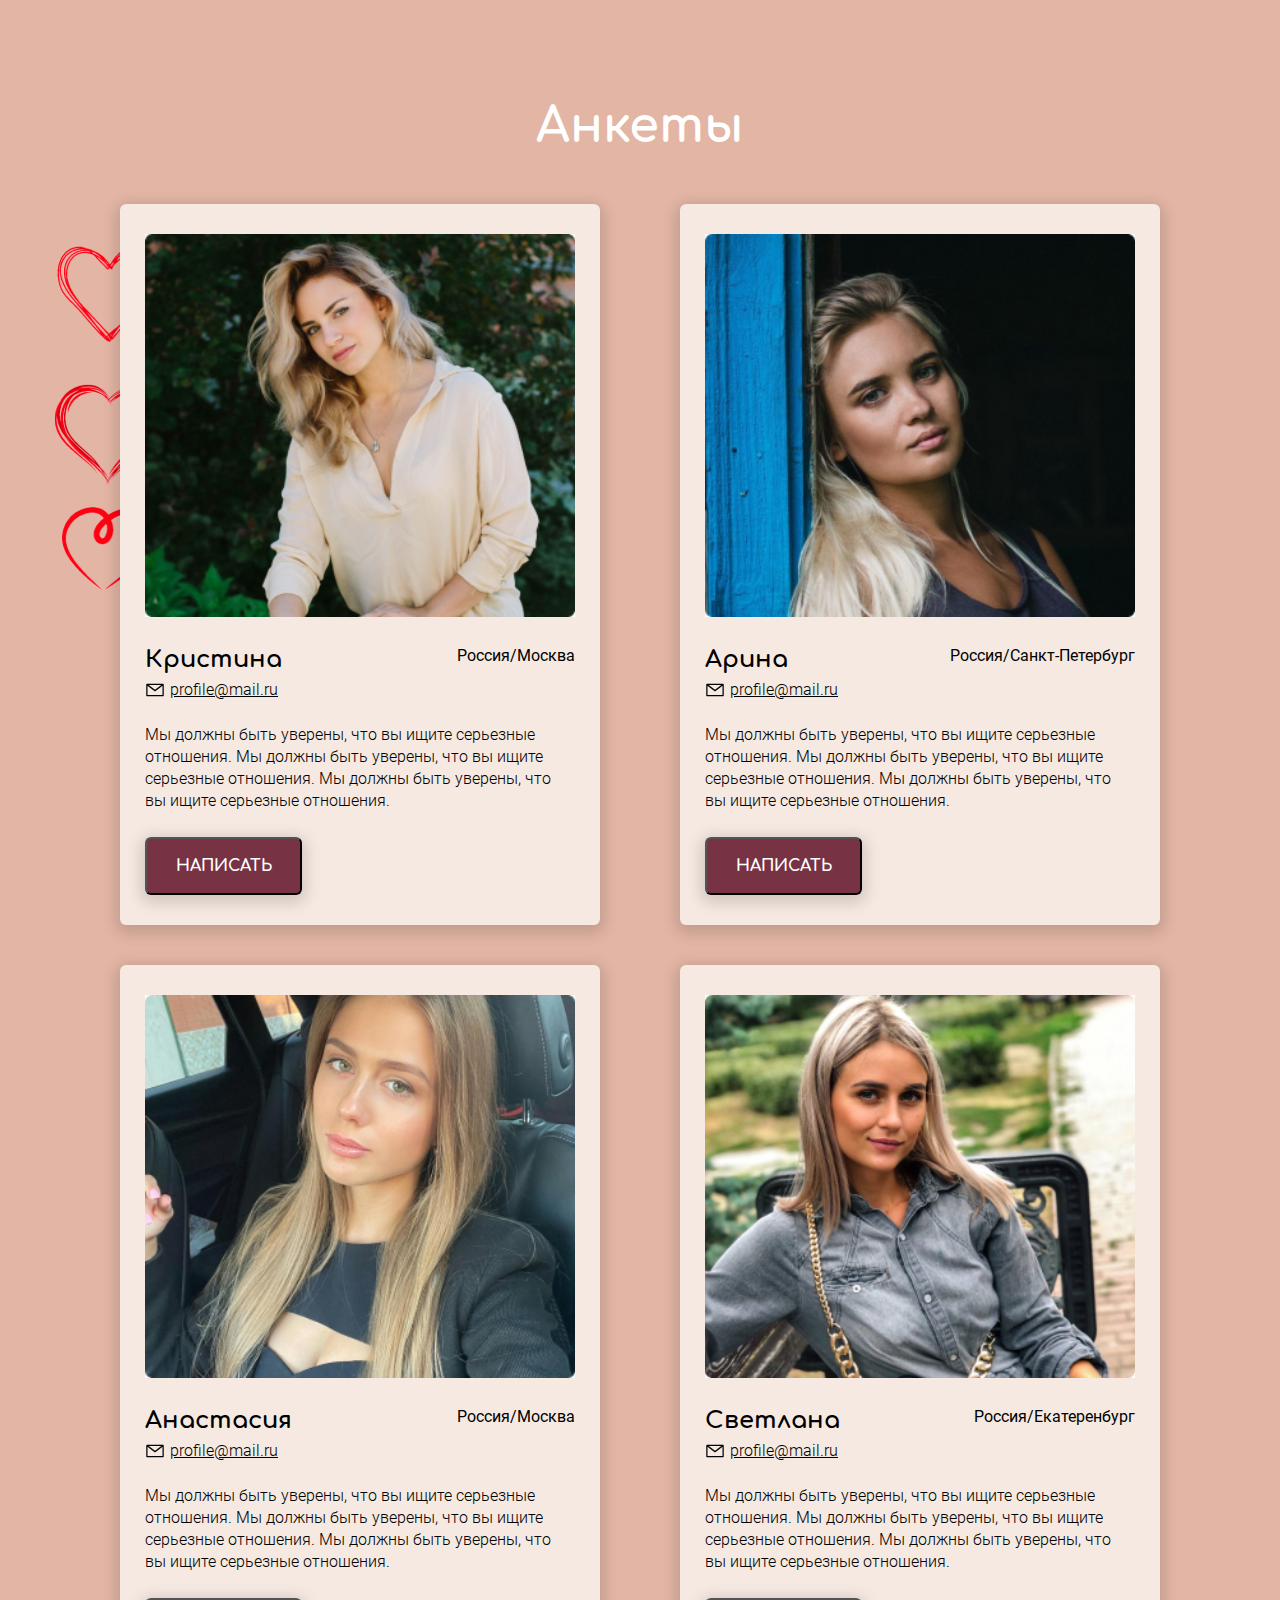
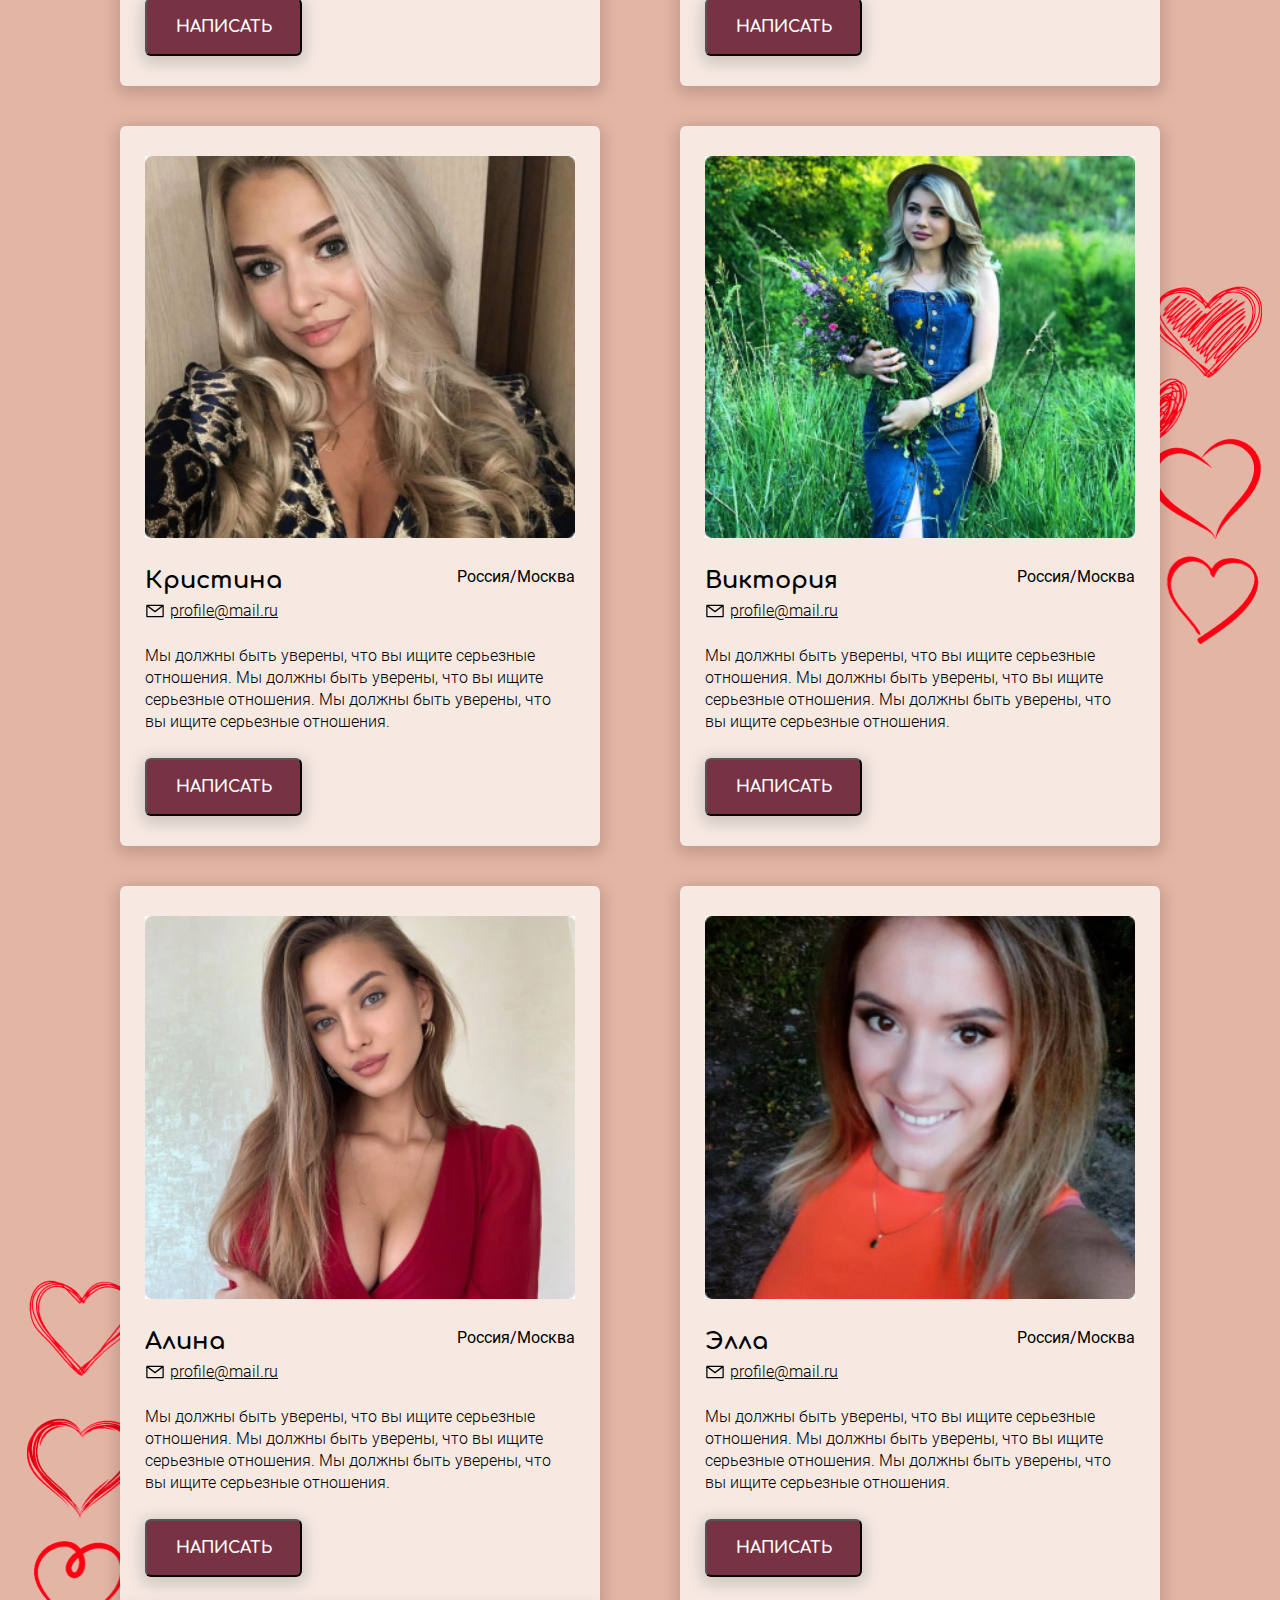
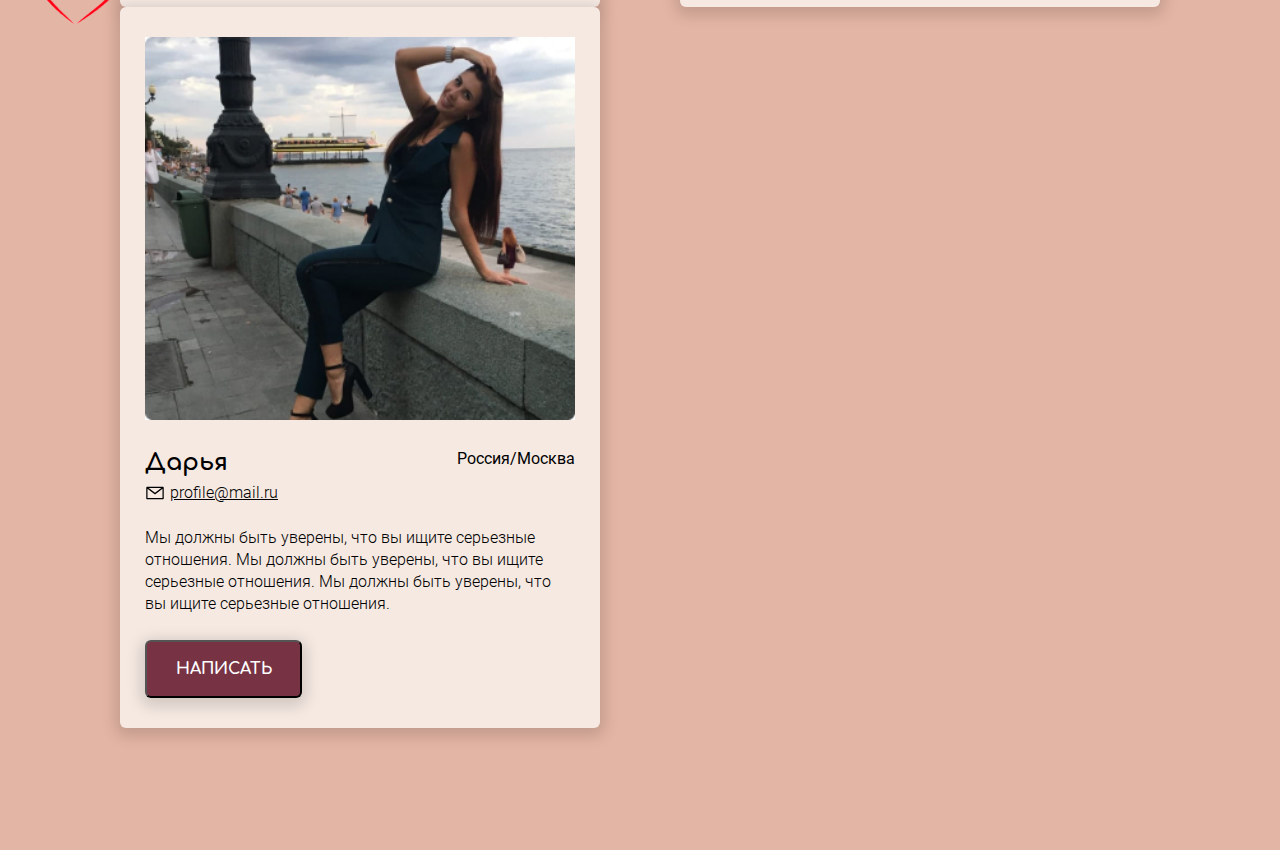
<file: test/questionnaires.html>
<!DOCTYPE html>
<html lang="ru">

<head>
    <meta charset="UTF-8">
    <meta http-equiv="X-UA-Compatible" content="IE=edge">
    <meta name="viewport" content="width=device-width, initial-scale=1.0">
    <title>Анкеты</title>
    <link rel="stylesheet" href="style/style.css">
</head>

<body>
    <main class="body__main main que">
        <div class="que__bg">
                      
            <h2 class="que__heading">
                Анкеты
            </h2>
            
                <ul class="que__list">
                    <li class="que__item">
                        <div class="que__photo-box">
                            <img src="img/girl-1.jpg" alt="Фото девушки" class="que__photo">
                        </div>                    
                        <div class="que__inf-box">
                            <span class="que__name">Кристина</span>
                            <span class="que_location">Россия/Москва</span>
                        </div>
                        <a href="mailto:profile@mail.ru" class="que__pers-link">
                            profile@mail.ru
                        </a>
                        <p class="que__text">
                            Мы должны быть уверены, что вы ищите серьезные отношения. Мы должны быть уверены, что вы ищите серьезные отношения. Мы должны быть уверены, что вы ищите серьезные отношения.
                        </p>
                        <a href="mailto:profile@mail.ru" class="que__pers-link-from-btn">
                            <button class="que__btn">
                                НАПИСАТЬ
                            </button>
                        </a>                        
                    </li>
                    <li class="que__item">
                        <div class="que__photo-box">
                            <img src="img/girl-2.jpg" alt="Фото девушки" class="que__photo">
                        </div>                    
                        <div class="que__inf-box">
                            <span class="que__name">Арина</span>
                            <span class="que_location">Россия/Санкт-Петербург</span>
                        </div>
                        <a href="mailto:profile@mail.ru" class="que__pers-link">
                            profile@mail.ru
                        </a>
                        <p class="que__text">
                            Мы должны быть уверены, что вы ищите серьезные отношения. Мы должны быть уверены, что вы ищите серьезные отношения. Мы должны быть уверены, что вы ищите серьезные отношения.
                        </p>
                        <a href="mailto:profile@mail.ru" class="que__pers-link-from-btn">
                            <button class="que__btn">
                                НАПИСАТЬ
                            </button>
                        </a>                        
                    </li>
                    <li class="que__item">
                        <div class="que__photo-box">
                            <img src="img/girl-3.jpg" alt="Фото девушки" class="que__photo">
                        </div>                    
                        <div class="que__inf-box">
                            <span class="que__name">Анастасия</span>
                            <span class="que_location">Россия/Москва</span>
                        </div>
                        <a href="mailto:profile@mail.ru" class="que__pers-link">
                            profile@mail.ru
                        </a>
                        <p class="que__text">
                            Мы должны быть уверены, что вы ищите серьезные отношения. Мы должны быть уверены, что вы ищите серьезные отношения. Мы должны быть уверены, что вы ищите серьезные отношения.
                        </p>
                        <a href="mailto:profile@mail.ru" class="que__pers-link-from-btn">
                            <button class="que__btn">
                                НАПИСАТЬ
                            </button>
                        </a>                        
                    </li>
                    <li class="que__item">
                        <div class="que__photo-box">
                            <img src="img/girl-4.jpg" alt="Фото девушки" class="que__photo">
                        </div>                    
                        <div class="que__inf-box">
                            <span class="que__name">Светлана</span>
                            <span class="que_location">Россия/Екатеренбург</span>
                        </div>
                        <a href="mailto:profile@mail.ru" class="que__pers-link">
                            profile@mail.ru
                        </a>
                        <p class="que__text">
                            Мы должны быть уверены, что вы ищите серьезные отношения. Мы должны быть уверены, что вы ищите серьезные отношения. Мы должны быть уверены, что вы ищите серьезные отношения.
                        </p>
                        <a href="mailto:profile@mail.ru" class="que__pers-link-from-btn">
                            <button class="que__btn">
                                НАПИСАТЬ
                            </button>
                        </a>                        
                    </li>
                    <li class="que__item">
                        <div class="que__photo-box">
                            <img src="img/girl-5.jpg" alt="Фото девушки" class="que__photo">
                        </div>                    
                        <div class="que__inf-box">
                            <span class="que__name">Кристина</span>
                            <span class="que_location">Россия/Москва</span>
                        </div>
                        <a href="mailto:profile@mail.ru" class="que__pers-link">
                            profile@mail.ru
                        </a>
                        <p class="que__text">
                            Мы должны быть уверены, что вы ищите серьезные отношения. Мы должны быть уверены, что вы ищите серьезные отношения. Мы должны быть уверены, что вы ищите серьезные отношения.
                        </p>
                        <a href="mailto:profile@mail.ru" class="que__pers-link-from-btn">
                            <button class="que__btn">
                                НАПИСАТЬ
                            </button>
                        </a>                        
                    </li>
                    <li class="que__item">
                        <div class="que__photo-box">
                            <img src="img/girl-6.jpg" alt="Фото девушки" class="que__photo">
                        </div>                    
                        <div class="que__inf-box">
                            <span class="que__name">Виктория</span>
                            <span class="que_location">Россия/Москва</span>
                        </div>
                        <a href="mailto:profile@mail.ru" class="que__pers-link">
                            profile@mail.ru
                        </a>
                        <p class="que__text">
                            Мы должны быть уверены, что вы ищите серьезные отношения. Мы должны быть уверены, что вы ищите серьезные отношения. Мы должны быть уверены, что вы ищите серьезные отношения.
                        </p>
                        <a href="mailto:profile@mail.ru" class="que__pers-link-from-btn">
                            <button class="que__btn">
                                НАПИСАТЬ
                            </button>
                        </a>                        
                    </li>
                    <li class="que__item">
                        <div class="que__photo-box">
                            <img src="img/girl-7.jpg" alt="Фото девушки" class="que__photo">
                        </div>                    
                        <div class="que__inf-box">
                            <span class="que__name">Алина</span>
                            <span class="que_location">Россия/Москва</span>
                        </div>
                        <a href="mailto:profile@mail.ru" class="que__pers-link">
                            profile@mail.ru
                        </a>
                        <p class="que__text">
                            Мы должны быть уверены, что вы ищите серьезные отношения. Мы должны быть уверены, что вы ищите серьезные отношения. Мы должны быть уверены, что вы ищите серьезные отношения.
                        </p>
                        <a href="mailto:profile@mail.ru" class="que__pers-link-from-btn">
                            <button class="que__btn">
                                НАПИСАТЬ
                            </button>
                        </a>                        
                    </li>
                    <li class="que__item">
                        <div class="que__photo-box">
                            <img src="img/girl-8.jpg" alt="Фото девушки" class="que__photo">
                        </div>                    
                        <div class="que__inf-box">
                            <span class="que__name">Элла</span>
                            <span class="que_location">Россия/Москва</span>
                        </div>
                        <a href="mailto:profile@mail.ru" class="que__pers-link">
                            profile@mail.ru
                        </a>
                        <p class="que__text">
                            Мы должны быть уверены, что вы ищите серьезные отношения. Мы должны быть уверены, что вы ищите серьезные отношения. Мы должны быть уверены, что вы ищите серьезные отношения.
                        </p>
                        <a href="mailto:profile@mail.ru" class="que__pers-link-from-btn">
                            <button class="que__btn">
                                НАПИСАТЬ
                            </button>
                        </a>                        
                    </li>
                    <li class="que__item">
                        <div class="que__photo-box">
                            <img src="img/girl-9.jpg" alt="Фото девушки" class="que__photo">
                        </div>                    
                        <div class="que__inf-box">
                            <span class="que__name">Дарья</span>
                            <span class="que_location">Россия/Москва</span>
                        </div>
                        <a href="mailto:profile@mail.ru" class="que__pers-link">
                            profile@mail.ru
                        </a>
                        <p class="que__text">
                            Мы должны быть уверены, что вы ищите серьезные отношения. Мы должны быть уверены, что вы ищите серьезные отношения. Мы должны быть уверены, что вы ищите серьезные отношения.
                        </p>
                        <a href="mailto:profile@mail.ru" class="que__pers-link-from-btn">
                            <button class="que__btn">
                                НАПИСАТЬ
                            </button>
                        </a>                        
                    </li>                    
                </ul>
            
            
        </div>
    </main>
</body>

</html>
</file>
<file: test/style/style.css>
@font-face {
    font-family: 'Roboto';
    src: local('Roboto-Light'), url('../fonts/Roboto-Light.woff2') format('woff2'),  url('../fonts/Roboto-Light.woff') format('woff');
    font-weight: 300;
    font-style: normal;
}

@font-face {
    font-family: 'Roboto';
    src: local('Roboto-Regular'), url('../fonts/Roboto-Regular.woff2') format('woff2'),  url('../fonts/Roboto-Regular.woff') format('woff');
    font-weight: 400;
    font-style: normal;
}

@font-face {
    font-family: 'Roboto';
    src: local('Roboto-Bold'), url('../fonts/Roboto-Bold.woff2') format('woff2'),  url('../fonts/Roboto-Bold.woff') format('woff');
    font-weight: 700;
    font-style: normal;
}

@font-face {
    font-family: 'Comfortaa';
    src: local('Comfortaa-Bold'), url('../fonts/Comfortaa-Bold.woff2') format('woff2'),  url('../fonts/Comfortaa-Bold.woff') format('woff');
    font-weight: 700;
    font-style: normal;
}

@font-face {
    font-family: 'Comfortaa';
    src: local('Comfortaa-Regular'), url('../fonts/Comfortaa-Regular.woff2') format('woff2'),  url('../fonts/Comfortaa-Regular.woff') format('woff');
    font-weight: 400;
    font-style: normal;
}

html {
    font-family: 'Roboto';
}

body,h1, h2, h3, p, ul {
    margin: 0;
    padding: 0;
}

.button {
    font-family: 'Comfortaa';
}

.main__carpet {
    position: absolute;
} 
.carpet { 
    width: 100%;
    height: 100%;
}

.carpet__heart {
   position: absolute;
}

.heart1 {
    left: 8%;
    top: 17%;
}

.heart2 {
    left: 21.5%;
    top: 17%;
}

.heart3 {
    left: 73%;
    top: 18.5%;
}

.heart4 {
    left: 88.3%;
    top: 24.5%;
}

.heart5 {
    left: 4.6%;
    top: 38.5%;
}

.heart6 {
    left: 16.5%;
    top: 32%;
}

.heart7 {
    left: 80.8%;
    top: 31.5%;
}

.heart8 {
    left: 72%;
    top: 45%;
}

.heart9 {
    left: 88.3%;
    top: 48.5%;
}

.heart10 {
    left: 10.3%;
    top: 50.5%;
}

.heart11 {
    left: 16.3%;
    top: 65%;
}

.heart12 {
    left: 88.3%;
    top: 58%;
}

.heart13 {
    left: 4.7%;
    top: 71.5%;
}

.heart14 {
    left: 41.5%;
    top: 75.5%;
}

.heart15 {
    left: 74%;
    top: 67%;
}

.heart16 {
    left: 67.5%;
    top: 77.5%;
}

.heart17 {
    left: 10.2%;
    top: 83.5%;
}

.heart18 {
    left: 31%;
    top: 81.5%;
}

.heart19 {
    left: 88.3%;
    top: 81.5%;
}

.heart20 {
    left: 58.4%;
    top: 81.5%;
}

.box {
    position: relative;
    display: flex;
    justify-content: space-between;
    max-width: 1440px;
    max-height: 1024px;
    padding-top: 47px;
    padding-bottom: 42px;
    padding-left: 19px;
    padding-right: 19px;
    background-color: #E3B5A4;
    box-sizing: border-box;

}

.box__column {
    display: flex;
    flex-direction: column;    
    justify-content: space-between;
}

.column2 {
    width: 42.08%;
}

.column1, .column3 {
    width: 27.6%;
}

.box__column-img-wrapper:not(:last-child) {
    margin-bottom: 10px;
}

.box__column-img {
    width: 100%;
    height: 100%;
    object-fit: cover;
}

.interaction-field__wrapper-first {
    display: flex;
    flex-direction: column;
    display: none;
}

.interaction-field__wrapper-second {
    display: flex;
    flex-direction: column;
    display: none;
}

.interaction-field__wrapper-third {
    display: flex;
    flex-direction: column;
    display: none;   
}

.interaction-field__wrapper-fourth {
    display: flex;
    flex-direction: column;
    display: none;   
}

.interaction-field__wrapper-fifth {
    display: flex;
    flex-direction: column;
    display: none; 
}

.interaction-field__wrapper-sixth {
    display: flex;
    flex-direction: column;
    display: none; 
}

.main__interaction-field {
    position: absolute;
    background: #F5E9E2;
    border: 7px solid #773344;
    box-sizing: border-box;
    border-radius: 6px;
    display: flex;
    flex-direction: column;
}

.interaction-field {
    top: 150px;
    left:calc(50% - 41vw/2);
    width: 41vw;
    padding-top: 74px;
    padding-bottom: 74px;
}
.interaction-field__heading {
    font-family: 'Comfortaa';
    font-weight: 700;
    font-size: 36px;
    line-height: 40px;
    text-align: center;
    color: #000000;
    margin-bottom: 33px;
    z-index: 1;
}
.interaction-field__text {
    align-self: center;
    width: 72%;
    font-weight: 300;
    font-size: 16px;
    line-height: 22px;
    text-align: center;
    color: #000000;
    margin-bottom: 25px;
}

.interaction-field__text--fourth {
    max-width: 360px;
}

.interaction-field__text--sixth {
    max-width: 335px;
    margin-bottom: 8px;
}

.interaction-field__text--sixth-two {
    width: 470px;
    margin-bottom: 11px;
}

.interaction-field__descr {
    font-family: 'Comfortaa';
    font-weight: 700;
    font-size: 18px;
    line-height: 20px;
    text-align: center;
    color: #000000;
    margin-bottom: 35px;
}

.interaction-field__button-wrapper {
    display: flex;
    align-self: center;
}

.interaction-field__button {
    align-self: center;
    width: 224px;
    height: 54px;
    font-weight: 700;
    font-size: 16px;
    line-height: 18px;
    text-align: center;
    color: #FFFFFF;
    background: #773344;
    box-shadow: 0px 4px 15px 4px rgba(0, 0, 0, 0.15);
    border-radius: 6px;
    border: none;
    margin-bottom: 20px;
}

.interaction-field__button--third-left {
    margin-right: 20px;
}

.interaction-field__button--third-right {
    background: #F5E9E2;
    border: 1px solid #773344;
    color: #773344;
}

.interaction-field__button--fourth-left {
    margin-right: 20px;
}

.interaction-field__button--fourth-right {
    background: #F5E9E2;
    border: 1px solid #773344;
    color: #773344;
}

.interaction-field__button--fifth-left {
    margin-right: 20px;
}

.interaction-field__button--fifth-right {
    background: #F5E9E2;
    border: 1px solid #773344;
    color: #773344;
}

.interaction-field__button--sixth {
    width: 182px;
}

.interactin-field__heading-caption {
    font-family: 'Comfortaa';
    font-weight: 400;
    font-size: 18px;
    line-height: 20px;
    text-align: center;
    color: #000000;
    margin-bottom: 26px;
}

.interaction-field__red-line {
    border-bottom: 1px solid #773344;
    width: 70px;
    align-self: center;
    margin-bottom: 9px;
}

.interaction-field__descr-of-text {
    font-weight: 400;
    font-size: 16px;
    line-height: 19px;
    text-align: center;
    color: #000000;
    margin-bottom: 38px;
}

.interaction-field__caption {
    font-weight: 300;
    font-size: 14px;
    line-height: 16px;
    text-align: center;
    color: #000000;
}

.innteraction-field__heart-box {
    position: absolute;
    top: 0;
    right: 0;
}

.heart-box__beating-heart {
    position: absolute;
}

.beating-heart1 {
    width: 24px;
    left: -102px;
    top: 4px;    
}

.beating-heart2 {
    width: 24px;
    left: -39px;
    top: 16px; 
}

.beating-heart3 {
    left: -92px;
    top: 52px;
}

.form {
    display: flex;
    flex-direction: column;
    align-content: center;
    width: 67%;    
    margin-left: 3%;
    align-self: center;
    display: none;
}
.form__heading {
    font-family: 'Comfortaa';
    font-weight: 700;
    font-size: 36px;
    line-height: 40px;
    text-align: center;
    color: #000000;
    margin-bottom: 34px;
}

.form__input {
    width: 100%;
    height: 54px;
    background: #FFFFFF;
    border: 1px solid rgba(0, 0, 0, 0.5);
    box-sizing: border-box;
    border-radius: 6px;
    padding-left: 20px;    
    align-self: center;
}

.form__input::placeholder {
    font-weight: 300;
    font-size: 16px;
    line-height: 19px;
    color: #000000;
    opacity: 0.5;
}

.form__name {
    margin-bottom: 14px;
}

.form__email {
    margin-bottom: 14px;
}
.form__self-age {
    margin-bottom: 15px;
}

.form__girls-age-list {
    font-weight: 300;
    font-size: 16px;
    line-height: 19px;
    color: #000000;
    opacity: 0.5;
    background-color: #FFFFFF;
    margin-bottom: 20px;
}

.form__girls-age-item {
    width: 385px;
    height: 54px;
    background: #FFFFFF;
    border: 1px solid rgba(0, 0, 0, 0.5);
    box-sizing: border-box;
    border-radius: 6px;
}

.form__button {
    height: 54px;
    background: #773344;
    box-shadow: 0px 4px 15px 4px rgba(0, 0, 0, 0.15);
    border-radius: 6px;
    font-family: 'Comfortaa';
    font-weight: 700;
    font-size: 16px;
    line-height: 18px;
    text-align: center;
    color: #FFFFFF;    
    border: none;
    margin-bottom: 14px;
}

.form__button:active {
    background: #773344;
}

.form__button:active  ~ .form__checkbox-custom {
    -webkit-appearance: none;
}

.form__checkbox-custom {
    display: flex;
    align-items: center;
    padding-left: 28px;
}

.form__checkbox-custom:not(:last-child) {
    margin-bottom: 10px;
}

.form__checkbox-hidden {
    -webkit-appearance: none;
    position: absolute;    
}

.form__checkbox-visible {
    position: absolute;
    width: 20px;
    height: 20px;
    background: #773344;
    border-radius: 2px;
    margin-left: -28px;
}

.form__checkbox-hidden:checked + .form__checkbox-visible {
    background-image: url(../img/checked.svg);
    background-size: 70% 70%;
    background-position: 50% 50%;
    background-repeat: no-repeat;
}

.form__checkbox-text {
    font-weight: 300;
    font-size: 14px;
    line-height: 16px;
    color: #000000;
}

.form__checkbox-link {
    text-decoration: none;
    color: #773344;
}

.form__button-caption {
    align-self: center;
    font-weight: 300;
    font-size: 12px;
    line-height: 14px;
    text-align: center;
    color: #000000;
    display: none;
}

.que__bg {
    position: relative;    
    max-width: 1440px;
    padding-top: 100px;
    padding-bottom: 122px;
    padding-left: 120px;
    padding-right: 120px;  
    background: url(../img/redhearts.png) 6% 6.5% /365px 365px no-repeat,  url(../img/redhearts.png) 98% 51% /365px 365px no-repeat,  url(../img/redhearts.png) 3% 78% /365px 365px no-repeat;
    box-sizing: border-box;  
    background-color: #E3B5A4;
}

.que__heading {
    font-family: 'Comfortaa';
    font-weight: 700;
    font-size: 48px;
    line-height: 54px;
    color: #FEFFFE;
    text-align: center;
    margin-bottom: 50px;
}

.que__list {
    display: flex;
    list-style-type: none;
    flex-wrap: wrap;
    justify-content: space-between;
    z-index: 1;
}

.que__item {
    background: #F5E9E2;
    box-shadow: 0px 4px 15px 4px rgba(0, 0, 0, 0.15);
    border-radius: 6px;
    padding: 30px 25px;
    width: calc(100%/3 - 20px);
    box-sizing: border-box;
    margin-bottom: 40px;
}

.que__item:last-child, .que__item:nth-last-child(2), .que__item:nth-last-child(3) {
    margin-bottom: 0;
}

.que__photo-box {    
    margin-bottom: 25px;
}

.que__photo {
    width: 100%;
    height: 100%;
    object-fit: cover;
}

.que__inf-box {
    display: flex;
    justify-content: space-between;
    margin-bottom: 7px;
}

.que__name {
    font-family: 'Comfortaa';
    font-weight: 700;
    font-size: 24px;
    line-height: 27px;
    color: #000000;
}

.que_location {
    font-weight: 400;
    font-size: 16px;
    line-height: 19px;
    color: #000000;
}

.que__pers-link {
    font-weight: 300;
    font-size: 16px;
    line-height: 19px;
    color: #000000;
    display: flex;
    margin-bottom: 25px;
    background-image: url(../img/letter.svg);
    background-repeat: no-repeat;
    padding-left: 25px;
}

.que__text {
    font-weight: 300;
    font-size: 16px;
    line-height: 22px;
    color: #000000;
    margin-bottom: 25px;
}

.que__btn {
    font-family: 'Comfortaa';
    font-weight: 700;
    font-size: 16px;
    line-height: 18px;
    text-align: center;
    color: #FFFFFF;
    background: #773344;
    box-shadow: 0px 4px 15px 4px rgba(0, 0, 0, 0.15);
    border-radius: 6px;
    padding-top: 18px;
    padding-bottom: 18px;
    width: 157px;
}

.column2-small, .column1-small {
    display: none;
}

@media (max-width:1280px) {

    .interaction-field {
        top: 45px;
        width: 60vw;
        left: calc(50% - 60vw/2);
    }
    

    .interaction-field__button--third-left {
        width: 20vw;
    }
        
    .interaction-field__button--third-right {
        width: 20vw;
    } 

    .que__item {       
        width: calc(100%/2 - 40px);
        min-width: 370px;
        margin-bottom: 40px;
        align-self: center;
    }

    .que__item:last-child, .que__item:nth-last-child(2) {
        margin-bottom: 0;
    }
}

@media (max-width:1024px) {

    .que__bg {
        padding-left: 0;
        padding-right: 0;
    }

   .que__list {
       justify-content: center;
       padding-left: 20px;
       padding-right: 20px;
   }

   .que__item {       
    width: 52%;
    min-width: 288px;
    margin-bottom: 40px;
    }

    .que__item:last-child {
        margin-bottom: 0;
    }
}


@media (max-width:960px) {    
    
    .carpet {
        display: none;
    }

    .interaction-field__heading {
        font-size: 24px;
        line-height: 27px;
        margin-bottom: 15px;
    }
    .interaction-field__text {
        width: 83%;
        font-size: 14px;
        line-height: 16px;
        margin-bottom: 16px;
    }
    
    .interaction-field__text--fourth {
        width: 87%;
    }
    
    .interaction-field__text--sixth {
        width: 88%;
        margin-bottom: 7px;
    }
    
    .interaction-field__text--sixth-two {
        width: 86%;        
        margin-bottom: 13px;        
    }

    .interactin-field__heading-caption {
        font-size: 14px;
        line-height: 16px;
        margin-bottom: 15px;
    }

    .interaction-field__descr-of-text {
        font-size: 14px;
        line-height: 16px;        
        align-self: center;
        margin-bottom: 18px;
        width: 80%;
    }
    
    .interaction-field__descr {
        font-size: 14px;
        line-height: 16px;
        margin-bottom: 16px;
    }

    .interaction-field__button {
        font-size: 14px;
        line-height: 16px;
        width: 94%;
        height: 44px;
        margin-bottom: 11px;
    }

    .interaction-field__caption {
        font-size: 12px;
        line-height: 14px;
        width: 75%;
        align-self: center;
    }    

    .form__heading {
        font-size: 24px;
        line-height: 27px;
        margin-bottom: 14px;
        width: 70%;
        align-self: center;
    }
    
    .form__input {
        width: 100%;
        height: 44px;
        padding-left: 16px;
    }
    
    .form__input::placeholder {
        font-size: 14px;
        line-height: 16px;
    }
    
    .form__name {
        margin-bottom: 10px;
    }
    
    .form__email {
        margin-bottom: 10px;
    }
    .form__self-age {
        margin-bottom: 10px;
    }
    
    .form__girls-age-list {
        font-size: 14px;
        line-height: 16px;
        margin-bottom: 13px;
        height: 60px;
        white-space: break-spaces;
    }

    .form__girls-age-list::placeholder {
       width: 80%;
    }
    
    .form__girls-age-item {
        width: 80%;
    }
    
    .form__button {
        height: 54px;
        font-size: 16px;
        line-height: 18px;
        margin-bottom: 14px;
    }
    
    .form__checkbox-custom {
        display: none;
    }   

    .form__button-caption {
        display: block;
    }

    .que__inf-box {
        flex-direction: column;
    }

    .que__name {
        margin-bottom: 10px;
    }

}

@media (max-width: 768px) {

    .interaction-field {
        width: 90vw;
        left: calc(50% - 90vw/2);
        padding-top: 32px;
        padding-bottom: 32px;
    }

    .box__column {
        display: flex;
        flex-direction: column;    
        justify-content: space-between;
    }

    .column2-small, .column1-small {
        display: flex;
    }

    .column1-small {
        margin-right: 8px;
    }
    
    .column2, .column1, .column3 {
        display: none;
    } 

    .box__column-img-wrapper {
        height: 32%;      
    }  
    
    .box__column-img-wrapper:not(:last-child) {
        margin-bottom: 10px;        
    }   

    .box {        
        padding-top: 32px;
        padding-bottom: 36px;
        padding-left: 8px;
        padding-right: 8px;
    }

    .interaction-field__heading {
        font-size: 24px;
        line-height: 27px;
        margin-bottom: 15px;
    }
    .interaction-field__text {
        width: 83%;
        font-size: 14px;
        line-height: 16px;
        margin-bottom: 16px;
    }
    
    .interaction-field__text--fourth {
        width: 87%;
    }
    
    .interaction-field__text--sixth {
        width: 88%;
        margin-bottom: 7px;
    }
    
    .interaction-field__text--sixth-two {
        width: 86%;        
        margin-bottom: 13px;        
    }

    .interactin-field__heading-caption {
        font-size: 14px;
        line-height: 16px;
        margin-bottom: 15px;
    }

    .interaction-field__descr-of-text {
        font-size: 14px;
        line-height: 16px;        
        align-self: center;
        margin-bottom: 18px;
        width: 80%;
    }
    
    .interaction-field__descr {
        font-size: 14px;
        line-height: 16px;
        margin-bottom: 16px;
    }

    .interaction-field__button {
        font-size: 14px;
        line-height: 16px;
        width: 94%;
        height: 44px;
        margin-bottom: 11px;
    }

    .interaction-field__caption {
        font-size: 12px;
        line-height: 14px;
        width: 75%;
        align-self: center;
    }    

    .beating-heart3 {
        width: 26px;
        left: -47px;
        top: 20px;
    }

    .beating-heart2 {
        width: 15px;
        left: -20px;
        top: -2px;
    }

    .beating-heart1 {
        width: 15px;
        left: -53px;
        top: -5px;
    }

    .interaction-field__button-wrapper {
        width: 80%;
    }

    .interaction-field__button--third-left {
        margin-right: 12px;
        width: calc(50% - 6px);
    }
    
    .interaction-field__button--third-right {
        width: calc(50% - 6px);
    }
    
    .interaction-field__button--fourth-left {
        margin-right: 20px;
    }
    
    .interaction-field__button--fourth-right {
        background: #F5E9E2;
        border: 1px solid #773344;
        color: #773344;
    }
    
    .interaction-field__button--fifth-left {
        margin-right: 20px;
    }
    
    .interaction-field__button--fifth-right {
        background: #F5E9E2;
        border: 1px solid #773344;
        color: #773344;
    }

    .form {
        width: 94%;        
    }

    .form__heading {
        font-size: 24px;
        line-height: 27px;
        margin-bottom: 14px;
        width: 70%;
        align-self: center;
    }
    
    .form__input {
        width: 100%;
        height: 44px;
        padding-left: 16px;
    }
    
    .form__input::placeholder {
        font-size: 14px;
        line-height: 16px;
    }
    
    .form__name {
        margin-bottom: 10px;
    }
    
    .form__email {
        margin-bottom: 10px;
    }
    .form__self-age {
        margin-bottom: 10px;
    }
    
    .form__girls-age-list {
        font-size: 14px;
        line-height: 16px;
        margin-bottom: 13px;
        height: 60px;
        white-space: break-spaces;
    }

    .form__girls-age-list::placeholder {
       width: 80%;
    }
    
    .form__girls-age-item {
        width: 80%;
    }
    
    .form__button {
        height: 54px;
        font-size: 16px;
        line-height: 18px;
        margin-bottom: 14px;
    }
    
    .form__checkbox-custom {
        display: none;
    }   

    .form__button-caption {
        display: block;
    }

    .que__heading {
        font-size: 36px;
        line-height: 40px;
    }

    .que__photo-box {
        margin-bottom: 12px;
    }

    .que__name {
        font-size: 18px;
        line-height: 20px;
        margin-bottom: 5px;
    }

    .que__location {
        font-size: 14px;
        line-height: 16px;
        margin-bottom: 10px;
    }

    .que__pers-link {
        font-size: 14px;
        line-height: 16px;
        margin-bottom: 17px;
    }

    .que__text {
        font-size: 14px;
        line-height: 16px;
        margin-bottom: 25px;
    }

    .que__btn {
        font-size: 14px;
        line-height: 16px;
        width: 100%;
        height: 44px;
    }
}

.show {
    display: flex;
}
</file>
